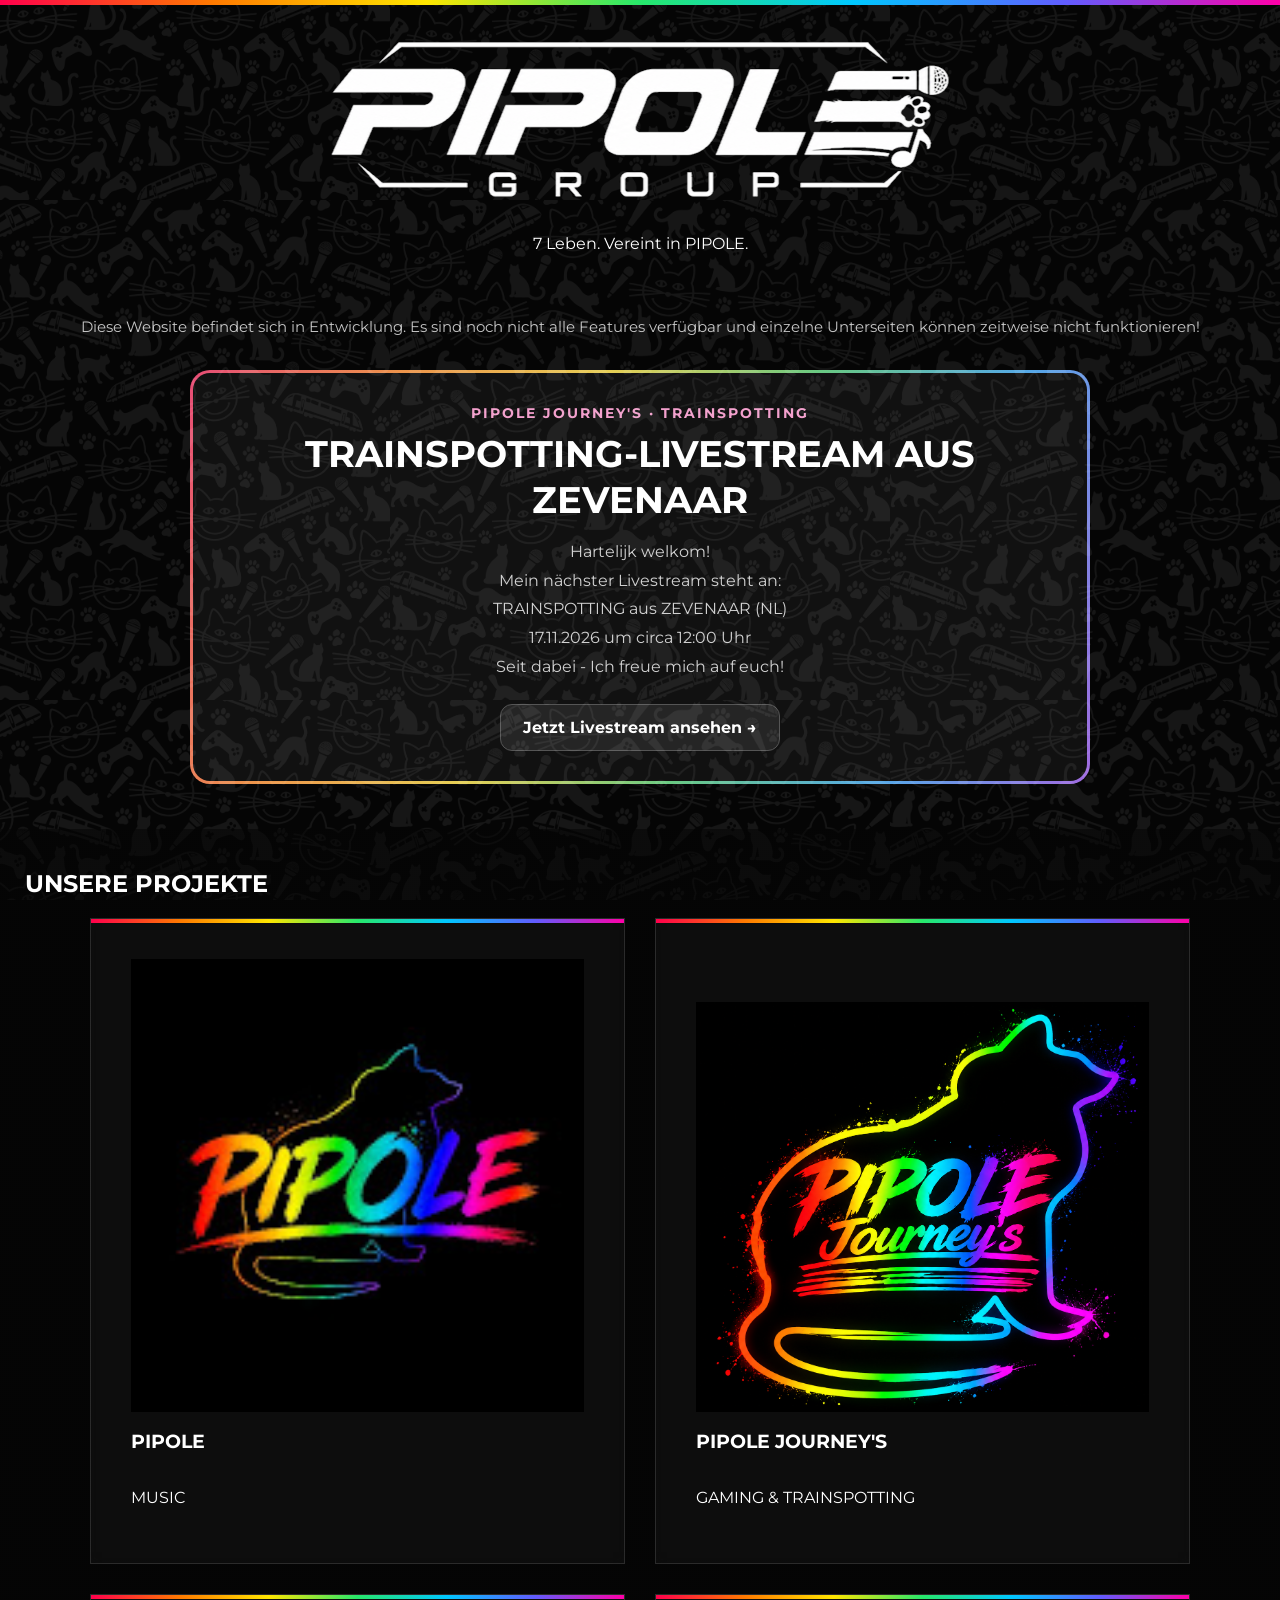
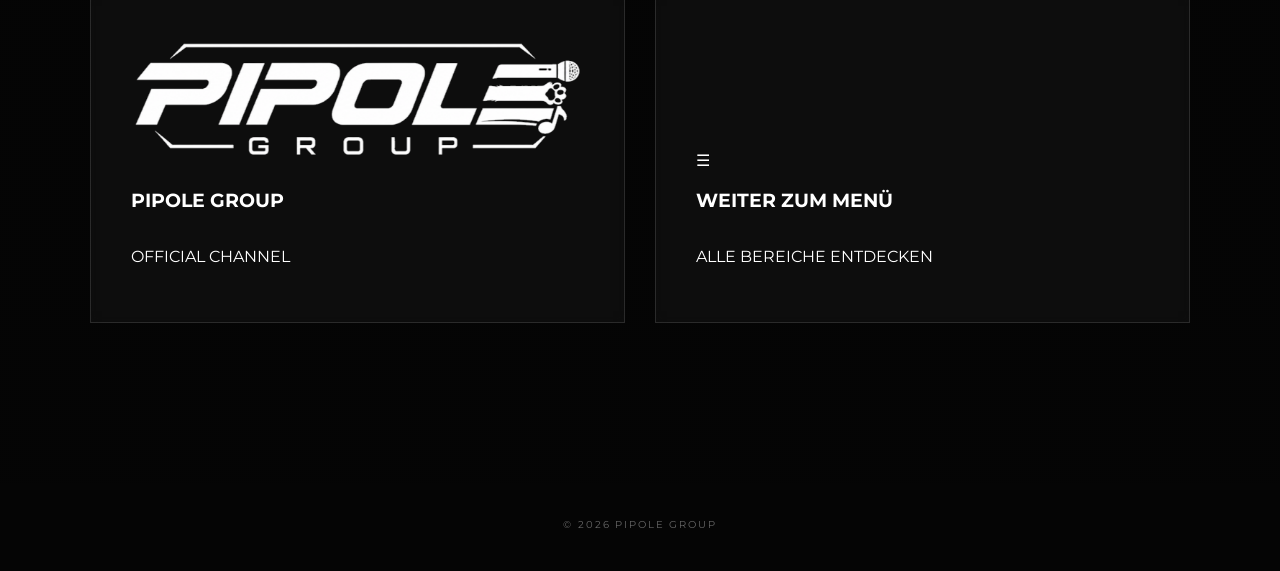
<file: index.html>
<!DOCTYPE html>
<html lang="de">
<head>
    <meta charset="UTF-8">
    <meta name="viewport" content="width=device-width, initial-scale=1.0">
    <title>PIPOLE GROUP</title>
    <link rel="stylesheet" href="style.css">

    <style>
        .modding-ad {
            display: block;
            width: min(900px, calc(100% - 32px));
            margin: 15px auto 45px;
            padding: 3px;
            border-radius: 20px;
            background: linear-gradient(
                110deg,
                #e64c76,
                #ed934b,
                #e7cf55,
                #69c982,
                #55a8e8,
                #a16ae0
            );
            box-sizing: border-box;
            color: inherit;
            text-decoration: none;
            transition: transform 0.2s ease;
        }

        .modding-ad:hover {
            transform: translateY(-3px);
        }

        .modding-ad-content {
            padding: 30px 25px;
            border-radius: 17px;
            background: #111;
            color: #fff;
            text-align: center;
        }

        .modding-ad-label {
            display: inline-block;
            margin-bottom: 10px;
            color: #f3a0cd;
            font-size: 0.85rem;
            font-weight: bold;
            letter-spacing: 2px;
        }

        .modding-ad-content h2 {
            margin: 0 0 15px;
            font-size: clamp(1.6rem, 4vw, 2.3rem);
            line-height: 1.25;
        }

        .modding-ad-content p {
            max-width: 680px;
            margin: 0 auto 22px;
            color: #d0d0d0;
            line-height: 1.8;
        }

        .modding-ad-button {
            display: inline-block;
            padding: 13px 22px;
            border: 1px solid #555;
            border-radius: 12px;
            background: #252525;
            color: #fff;
            font-weight: bold;
            text-decoration: none;
            transition: background 0.2s, border-color 0.2s;
        }

        .modding-ad:hover .modding-ad-button {
            background: #353535;
            border-color: #f3a0cd;
        }

        @media (max-width: 520px) {
            .modding-ad {
                width: calc(100% - 24px);
                margin-bottom: 35px;
            }

            .modding-ad-content {
                padding: 25px 17px;
            }

            .modding-ad-button {
                display: block;
                padding: 13px 12px;
            }
        }

        @media (prefers-reduced-motion: reduce) {
            .modding-ad,
            .modding-ad-button {
                transition: none;
            }

            .modding-ad:hover {
                transform: none;
            }
        }
    </style>
</head>
<body>

    <div class="rainbow-bar"></div>

    <!-- LOGO UND SLOGAN -->
    <header class="hero" style="min-height: auto; padding-top: 30px; padding-bottom: 20px;">
        <a href="https://www.pipole.de/" class="logo-link">
            <img
                src="assets/pipole-group-logo.png"
                alt="PIPOLE GROUP Logo"
                class="main-logo"
            >
        </a>

        <p class="hero-slogan">7 Leben. Vereint in PIPOLE.</p>
    </header>

    <div style="margin: 25px auto 30px; padding: 0 15px; color: #c5c5c5; text-align: center; font-size: 0.95rem; line-height: 1.7;">
        Diese Website befindet sich in Entwicklung.
        Es sind noch nicht alle Features verfügbar und einzelne Unterseiten können zeitweise nicht funktionieren!
    </div>

    <!-- TRAINSPOTTING-LIVESTREAM ZEVENAAR -->
    <a
        class="modding-ad"
        href="https://www.youtube.com/live/gM9-RfKEoPU?is=5uvqklFhoWi95bR8"
        target="_blank"
        rel="noopener noreferrer"
        aria-label="Zum Trainspotting-Livestream aus Zevenaar auf YouTube"
    >
        <div class="modding-ad-content">
            <span class="modding-ad-label">PIPOLE JOURNEY'S · TRAINSPOTTING</span>

            <h2>TRAINSPOTTING-LIVESTREAM AUS ZEVENAAR</h2>

            <p>
                Hartelijk welkom!<br>
                Mein nächster Livestream steht an:<br>
                TRAINSPOTTING aus ZEVENAAR (NL)<br>
                17.11.2026 um circa 12:00 Uhr<br>
                Seit dabei - Ich freue mich auf euch!
            </p>

            <span class="modding-ad-button">
                Jetzt Livestream ansehen →
            </span>
        </div>
    </a>

    <!-- PROJEKTE UND MENÜ -->
    <section class="projects" id="projects" style="padding-top: 20px;">

        <h2>UNSERE PROJEKTE</h2>

        <div class="project-grid">

            <!-- PIPOLE MUSIC -->
            <a
                href="https://www.youtube.com/@pipolemusic"
                class="project-card"
                target="_blank"
                rel="noopener noreferrer"
            >
                <img
                    src="assets/PPLMusic_Logo.jpg"
                    alt="PIPOLE Music Logo"
                >
                <h3>PIPOLE</h3>
                <p>MUSIC</p>
            </a>

            <!-- PIPOLE JOURNEY'S -->
            <a
                href="https://www.youtube.com/@pipolejourney"
                class="project-card"
                target="_blank"
                rel="noopener noreferrer"
            >
                <img
                    src="assets/PPLJrns_Logo.jpg"
                    alt="PIPOLE Journey's Logo"
                >
                <h3>PIPOLE JOURNEY'S</h3>
                <p>GAMING &amp; TRAINSPOTTING</p>
            </a>

            <!-- PIPOLE GROUP -->
            <a
                href="https://www.youtube.com/@pipolegroup"
                class="project-card"
                target="_blank"
                rel="noopener noreferrer"
            >
                <img
                    src="assets/pipole-group-logo.png"
                    alt="PIPOLE GROUP Logo"
                >
                <h3>PIPOLE GROUP</h3>
                <p>OFFICIAL CHANNEL</p>
            </a>

            <!-- MENÜ -->
            <a href="/menu" class="project-card">
                <div class="menu-icon" aria-hidden="true">☰</div>
                <h3>WEITER ZUM MENÜ</h3>
                <p>ALLE BEREICHE ENTDECKEN</p>
            </a>

        </div>
    </section>

    <!-- FOOTER -->
    <footer>
        <p>&copy; 2026 PIPOLE GROUP</p>
    </footer>

</body>
</html>
</file>
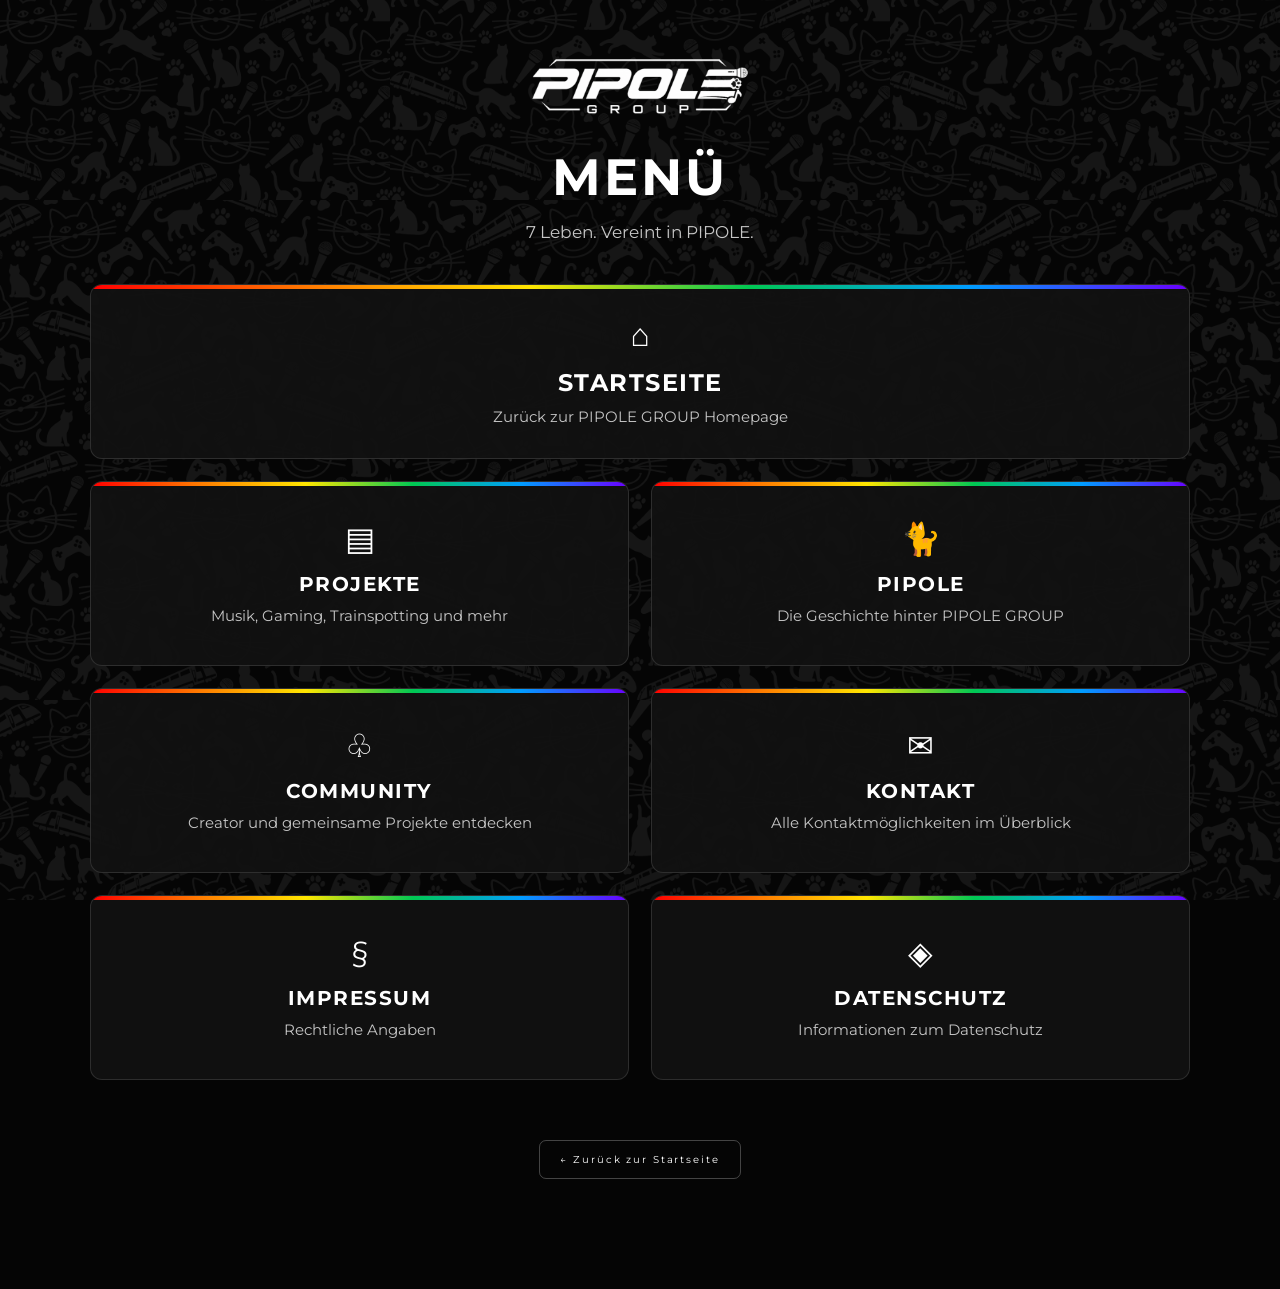
<file: menu.html>
<!DOCTYPE html>
<html lang="de">
<head>
    <meta charset="UTF-8">
    <meta name="viewport" content="width=device-width, initial-scale=1.0">
    <meta name="theme-color" content="#080808">

    <title>Menü | PIPOLE GROUP</title>
    <meta name="description"
          content="Entdecke die Projekte, Geschichte und Kontaktmöglichkeiten von PIPOLE GROUP.">

    <link rel="stylesheet" href="style.css">

    <style>
        .menu-page {
            width: min(1100px, 90%);
            margin: 0 auto;
            padding: 55px 0 80px;
        }

        /* Kopfbereich */
        .menu-header {
            text-align: center;
            margin-bottom: 38px;
        }

        .menu-logo {
            width: min(220px, 65%);
            max-height: 150px;
            object-fit: contain;
            margin-bottom: 20px;
        }

        .menu-header h1 {
            font-size: clamp(2rem, 5vw, 3.2rem);
            letter-spacing: 3px;
            margin: 0 0 10px;
        }

        .menu-header p {
            color: #c5c5c5;
            font-size: 1.05rem;
            line-height: 1.7;
            margin: 0;
        }

        /* Raster mit sieben Menükästen */
        .menu-grid {
            display: grid;
            grid-template-columns: repeat(2, minmax(0, 1fr));
            gap: 22px;
        }

        /* Einheitliche Menükästen */
        .menu-card {
            position: relative;
            display: flex;
            flex-direction: column;
            align-items: center;
            justify-content: center;
            min-height: 185px;
            padding: 28px 22px;
            overflow: hidden;

            color: #ffffff;
            text-align: center;
            text-decoration: none;

            background: rgba(18, 18, 18, 0.94);
            border: 1px solid rgba(255, 255, 255, 0.12);
            border-radius: 12px;

            transition:
                transform 0.2s ease,
                background 0.2s ease,
                border-color 0.2s ease;
        }

        /* Regenbogenlinie oben */
        .menu-card::before {
            content: "";
            position: absolute;
            top: 0;
            left: 0;
            right: 0;
            height: 4px;

            background: linear-gradient(
                90deg,
                #ff0000,
                #ff7a00,
                #ffe600,
                #00c853,
                #009dff,
                #6a00ff
            );
        }

        .menu-card:hover {
            transform: translateY(-4px);
            background: rgba(35, 35, 35, 0.97);
            border-color: rgba(255, 255, 255, 0.28);
        }

        .menu-card:focus-visible {
            outline: 2px solid #ffffff;
            outline-offset: 4px;
        }

        .menu-card h2 {
            font-size: 1.25rem;
            letter-spacing: 1.5px;
            margin: 12px 0 8px;
        }

        .menu-card p {
            color: #c5c5c5;
            font-size: 0.95rem;
            line-height: 1.6;
            margin: 0;
        }

        /* Symbol */
        .menu-icon {
            width: 43px;
            height: 43px;
            display: flex;
            align-items: center;
            justify-content: center;
            font-size: 2rem;
            line-height: 1;
        }

        /* HOME nimmt beide Spalten ein */
        .menu-card-home {
            grid-column: 1 / -1;
            min-height: 155px;
        }

        .menu-card-home h2 {
            font-size: 1.5rem;
        }

        /* Fußbereich */
        .menu-footer {
            text-align: center;
            margin-top: 35px;
        }

        .menu-footer a {
            display: inline-block;
            padding: 12px 20px;
            color: #ffffff;
            text-decoration: none;
            border: 1px solid rgba(255, 255, 255, 0.25);
            border-radius: 7px;
            transition: background 0.2s ease;
        }

        .menu-footer a:hover {
            background: rgba(255, 255, 255, 0.10);
        }

        /* Smartphone */
        @media (max-width: 650px) {
            .menu-page {
                padding-top: 35px;
            }

            .menu-grid {
                grid-template-columns: 1fr;
                gap: 16px;
            }

            .menu-card-home {
                grid-column: auto;
            }

            .menu-card {
                min-height: 150px;
                padding: 24px 18px;
            }

            .menu-header {
                margin-bottom: 28px;
            }
        }

        @media (prefers-reduced-motion: reduce) {
            .menu-card {
                transition: none;
            }

            .menu-card:hover {
                transform: none;
            }
        }
    </style>
</head>

<body>
    <main class="menu-page">

        <header class="menu-header">
            <a href="https://www.pipole.de/" aria-label="Zur Startseite">
                <img
                    class="menu-logo"
                    src="assets/pipole-group-logo.png"
                    alt="PIPOLE GROUP Logo">
            </a>

            <h1>MENÜ</h1>
            <p>7 Leben. Vereint in PIPOLE.</p>
        </header>

        <nav class="menu-grid" aria-label="Hauptmenü">

            <!-- 1. STARTSEITE: über die gesamte Breite -->
            <a class="menu-card menu-card-home" href="https://www.pipole.de/">
                <span class="menu-icon" aria-hidden="true">⌂</span>
                <h2>STARTSEITE</h2>
                <p>Zurück zur PIPOLE GROUP Homepage</p>
            </a>

            <!-- 2. PROJEKTE -->
            <a class="menu-card" href="/projekte">
                <span class="menu-icon" aria-hidden="true">▤</span>
                <h2>PROJEKTE</h2>
                <p>Musik, Gaming, Trainspotting und mehr</p>
            </a>

            <!-- 3. PIPOLE -->
            <a class="menu-card" href="/ueber">
                <span class="menu-icon" aria-hidden="true">🐈</span>
                <h2>PIPOLE</h2>
                <p>Die Geschichte hinter PIPOLE GROUP</p>
            </a>

            <!-- 4. COMMUNITY -->
            <a class="menu-card" href="/community">
                <span class="menu-icon" aria-hidden="true">♧</span>
                <h2>COMMUNITY</h2>
                <p>Creator und gemeinsame Projekte entdecken</p>
            </a>

            <!-- 5. KONTAKT -->
            <a class="menu-card" href="/kontakt">
                <span class="menu-icon" aria-hidden="true">✉</span>
                <h2>KONTAKT</h2>
                <p>Alle Kontaktmöglichkeiten im Überblick</p>
            </a>

            <!-- 6. IMPRESSUM -->
            <a class="menu-card" href="/impressum">
                <span class="menu-icon" aria-hidden="true">§</span>
                <h2>IMPRESSUM</h2>
                <p>Rechtliche Angaben</p>
            </a>

            <!-- 7. DATENSCHUTZ -->
            <a class="menu-card" href="/datenschutz">
                <span class="menu-icon" aria-hidden="true">◈</span>
                <h2>DATENSCHUTZ</h2>
                <p>Informationen zum Datenschutz</p>
            </a>

        </nav>

        <footer class="menu-footer">
            <a href="https://www.pipole.de/">← Zurück zur Startseite</a>
        </footer>

    </main>
</body>
</html>
</file>
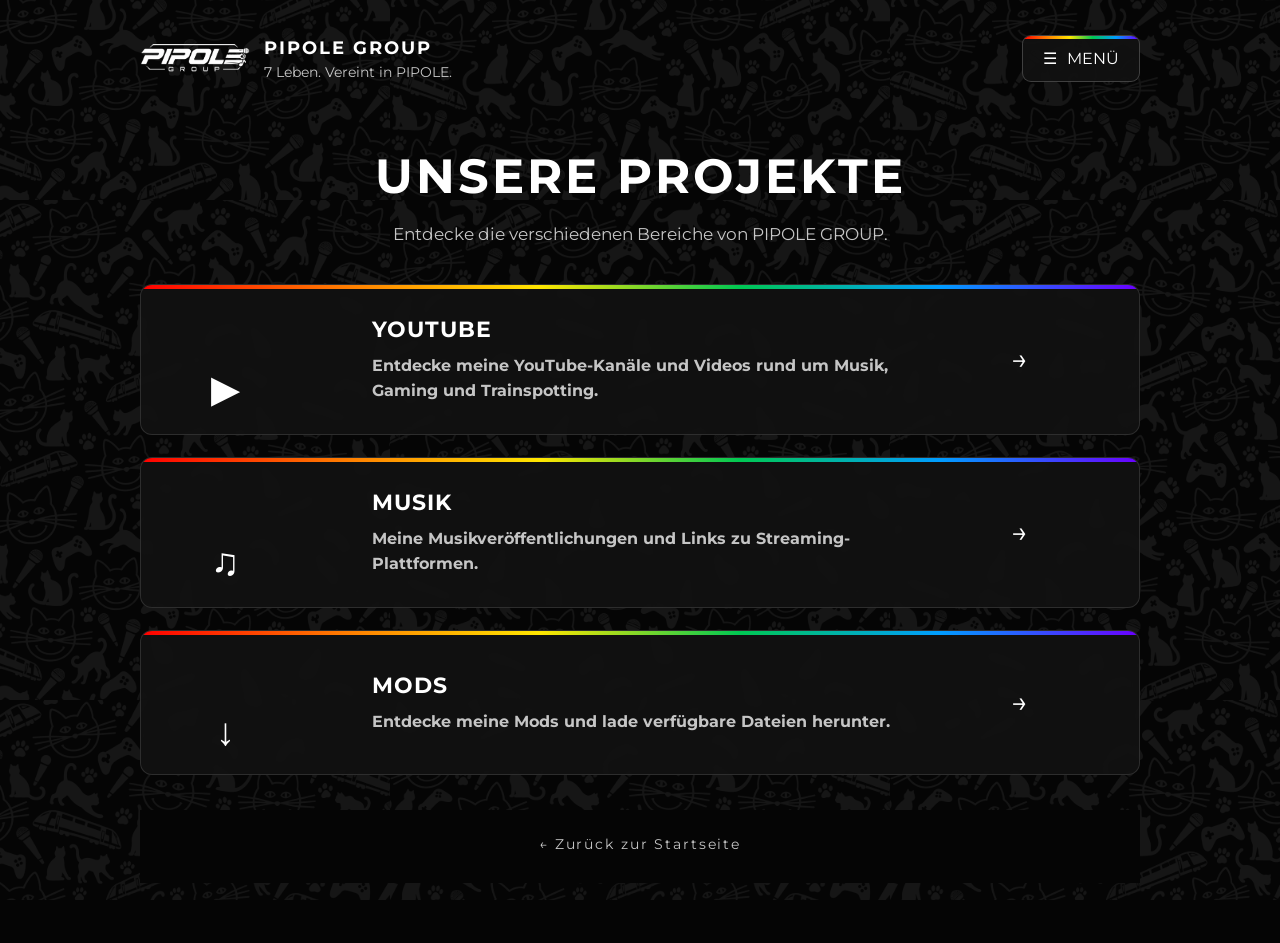
<file: projekte.html>
<!DOCTYPE html>
<html lang="de">
<head>
    <meta charset="UTF-8">
    <meta name="viewport" content="width=device-width, initial-scale=1.0">
    <meta name="theme-color" content="#080808">

    <title>Projekte | PIPOLE GROUP</title>
    <meta name="description" content="Entdecke die YouTube-Kanäle, Musik und Mods von PIPOLE GROUP.">

    <link rel="stylesheet" href="style.css">

    <style>
        .projects-page {
            width: min(1000px, 90%);
            margin: 0 auto;
            padding: 35px 0 60px;
        }

        .projects-header {
            display: flex;
            align-items: center;
            justify-content: space-between;
            gap: 20px;
            margin-bottom: 65px;
        }

        .brand-link {
            display: inline-flex;
            align-items: center;
            gap: 14px;
            color: #ffffff;
            text-decoration: none;
        }

        .brand-logo {
            width: 110px;
            max-height: 75px;
            object-fit: contain;
        }

        .brand-text {
            display: flex;
            flex-direction: column;
            gap: 5px;
        }

        .brand-text strong {
            font-size: 1.1rem;
            letter-spacing: 2px;
        }

        .brand-text span {
            color: #c5c5c5;
            font-size: 0.9rem;
        }

        .menu-button {
            display: inline-flex;
            align-items: center;
            gap: 10px;
            padding: 13px 20px;
            color: #ffffff;
            text-decoration: none;
            background: rgba(18, 18, 18, 0.94);
            border: 1px solid rgba(255, 255, 255, 0.2);
            border-radius: 9px;
            position: relative;
            overflow: hidden;
            transition: background 0.2s ease;
        }

        .menu-button::before {
            content: "";
            position: absolute;
            top: 0;
            left: 0;
            right: 0;
            height: 3px;
            background: linear-gradient(
                90deg,
                #ff0000,
                #ff7a00,
                #ffe600,
                #00c853,
                #009dff,
                #6a00ff
            );
        }

        .menu-button:hover {
            background: rgba(45, 45, 45, 0.98);
        }

        .projects-intro {
            text-align: center;
            margin-bottom: 35px;
        }

        .projects-intro h1 {
            font-size: clamp(2rem, 5vw, 3rem);
            letter-spacing: 3px;
            margin: 0 0 15px;
        }

        .projects-intro p {
            color: #c5c5c5;
            font-size: 1.05rem;
            line-height: 1.7;
            margin: 0;
        }

        .project-list {
            display: flex;
            flex-direction: column;
            gap: 22px;
        }

        .project-card {
            position: relative;
            display: grid;
            grid-template-columns: minmax(65px, 1fr) minmax(0, 3fr) minmax(30px, 1fr);
            align-items: center;
            gap: 22px;
            min-height: 145px;
            padding: 30px;
            overflow: hidden;
            color: #ffffff;
            text-decoration: none;
            text-align: left;
            background: rgba(18, 18, 18, 0.94);
            border: 1px solid rgba(255, 255, 255, 0.12);
            border-radius: 12px;
            transition:
                transform 0.2s ease,
                background 0.2s ease,
                border-color 0.2s ease;
        }

        .project-card::before {
            content: "";
            position: absolute;
            top: 0;
            left: 0;
            right: 0;
            height: 4px;
            background: linear-gradient(
                90deg,
                #ff0000,
                #ff7a00,
                #ffe600,
                #00c853,
                #009dff,
                #6a00ff
            );
        }

        .project-card:hover {
            transform: translateY(-3px);
            background: rgba(35, 35, 35, 0.97);
            border-color: rgba(255, 255, 255, 0.28);
        }

        .project-card:focus-visible,
        .menu-button:focus-visible,
        .brand-link:focus-visible,
        .back-link:focus-visible {
            outline: 2px solid #ffffff;
            outline-offset: 4px;
        }

        .project-card .project-icon {
            grid-column: 1;
            justify-self: center;
            align-self: center;
            display: flex !important;
            align-items: center;
            justify-content: center;
            width: 65px;
            min-width: 65px;
            height: 65px;
            margin: 0;
            padding: 0;
            color: #ffffff;
            font-family: Arial, sans-serif;
            font-size: 2.4rem;
            font-weight: 400;
            line-height: 1;
            text-align: center;
            opacity: 1;
            visibility: visible;
            position: relative;
            z-index: 1;
        }

        .project-card .project-content {
            grid-column: 2;
            align-self: center;
            display: block;
            min-width: 0;
            margin: 0;
            padding: 0;
            text-align: left !important;
            position: relative;
            z-index: 1;
        }

        .project-content h2 {
            font-size: 1.4rem;
            letter-spacing: 1px;
            margin: 0 0 10px;
            text-align: left;
        }

        .project-content p {
            color: #c5c5c5;
            font-size: 1rem;
            line-height: 1.6;
            letter-spacing: normal;
            margin: 0;
            overflow-wrap: anywhere;
            text-align: left;
        }

        .project-card .project-arrow {
            grid-column: 3;
            justify-self: center;
            align-self: center;
            display: block;
            margin: 0;
            padding: 0;
            font-size: 1.8rem;
            line-height: 1;
            color: #ffffff;
            position: relative;
            z-index: 1;
        }

        .projects-footer {
            text-align: center;
            margin-top: 35px;
        }

        .back-link {
            color: #c5c5c5;
            font-size: 0.9rem;
            text-decoration: none;
            transition: color 0.2s ease;
        }

        .back-link:hover {
            color: #ffffff;
            text-decoration: underline;
        }

        @media (max-width: 600px) {
            .projects-page {
                padding-top: 25px;
            }

            .projects-header {
                align-items: flex-start;
                margin-bottom: 45px;
                gap: 12px;
            }

            .brand-link {
                gap: 8px;
            }

            .brand-logo {
                width: 75px;
                max-height: 60px;
            }

            .brand-text strong {
                font-size: 0.9rem;
                letter-spacing: 1px;
            }

            .brand-text span {
                font-size: 0.75rem;
            }

            .menu-button {
                padding: 12px;
                font-size: 0.85rem;
            }

            .project-card {
                grid-template-columns: minmax(45px, 0.8fr) minmax(0, 3fr) minmax(20px, 0.8fr);
                gap: 14px;
                min-height: 125px;
                padding: 24px 18px;
            }

            .project-card .project-icon {
                width: 45px;
                min-width: 45px;
                height: 45px;
                font-size: 2rem;
            }

            .project-content h2 {
                font-size: 1.1rem;
                letter-spacing: 1px;
            }

            .project-content p {
                font-size: 0.9rem;
            }

            .project-card .project-arrow {
                font-size: 1.3rem;
            }
        }

        @media (prefers-reduced-motion: reduce) {
            .project-card,
            .menu-button,
            .back-link {
                transition: none;
            }

            .project-card:hover {
                transform: none;
            }
        }
    </style>
</head>

<body>
    <main class="projects-page">

        <header class="projects-header">
            <a
                href="https://www.pipole.de/"
                class="brand-link"
                aria-label="PIPOLE GROUP – zur Startseite"
            >
                <img
                    class="brand-logo"
                    src="assets/pipole-group-logo.png"
                    alt="PIPOLE GROUP Logo"
                >

                <span class="brand-text">
                    <strong>PIPOLE GROUP</strong>
                    <span>7 Leben. Vereint in PIPOLE.</span>
                </span>
            </a>

            <a href="/menu" class="menu-button">
                <span aria-hidden="true">☰</span>
                <span>MENÜ</span>
            </a>
        </header>

        <section class="projects-intro">
            <h1>UNSERE PROJEKTE</h1>
            <p>
                Entdecke die verschiedenen Bereiche von PIPOLE GROUP.
            </p>
        </section>

        <nav class="project-list" aria-label="Projektbereiche">

            <a href="/youtube" class="project-card">
                <span class="project-icon" aria-hidden="true">▶</span>

                <span class="project-content">
                    <h2>YOUTUBE</h2>
                    <p>
                        Entdecke meine YouTube-Kanäle und Videos rund um
                        Musik, Gaming und Trainspotting.
                    </p>
                </span>

                <span class="project-arrow" aria-hidden="true">→</span>
            </a>

            <a href="/musik" class="project-card">
                <span class="project-icon" aria-hidden="true">♫</span>

                <span class="project-content">
                    <h2>MUSIK</h2>
                    <p>
                        Meine Musikveröffentlichungen und Links zu
                        Streaming-Plattformen.
                    </p>
                </span>

                <span class="project-arrow" aria-hidden="true">→</span>
            </a>

            <a href="/mods" class="project-card">
                <span class="project-icon" aria-hidden="true">↓</span>

                <span class="project-content">
                    <h2>MODS</h2>
                    <p>
                        Entdecke meine Mods und lade verfügbare Dateien
                        herunter.
                    </p>
                </span>

                <span class="project-arrow" aria-hidden="true">→</span>
            </a>

        </nav>

        <footer class="projects-footer">
            <a href="https://www.pipole.de/" class="back-link">
                ← Zurück zur Startseite
            </a>
        </footer>

    </main>
</body>
</html>
</file>
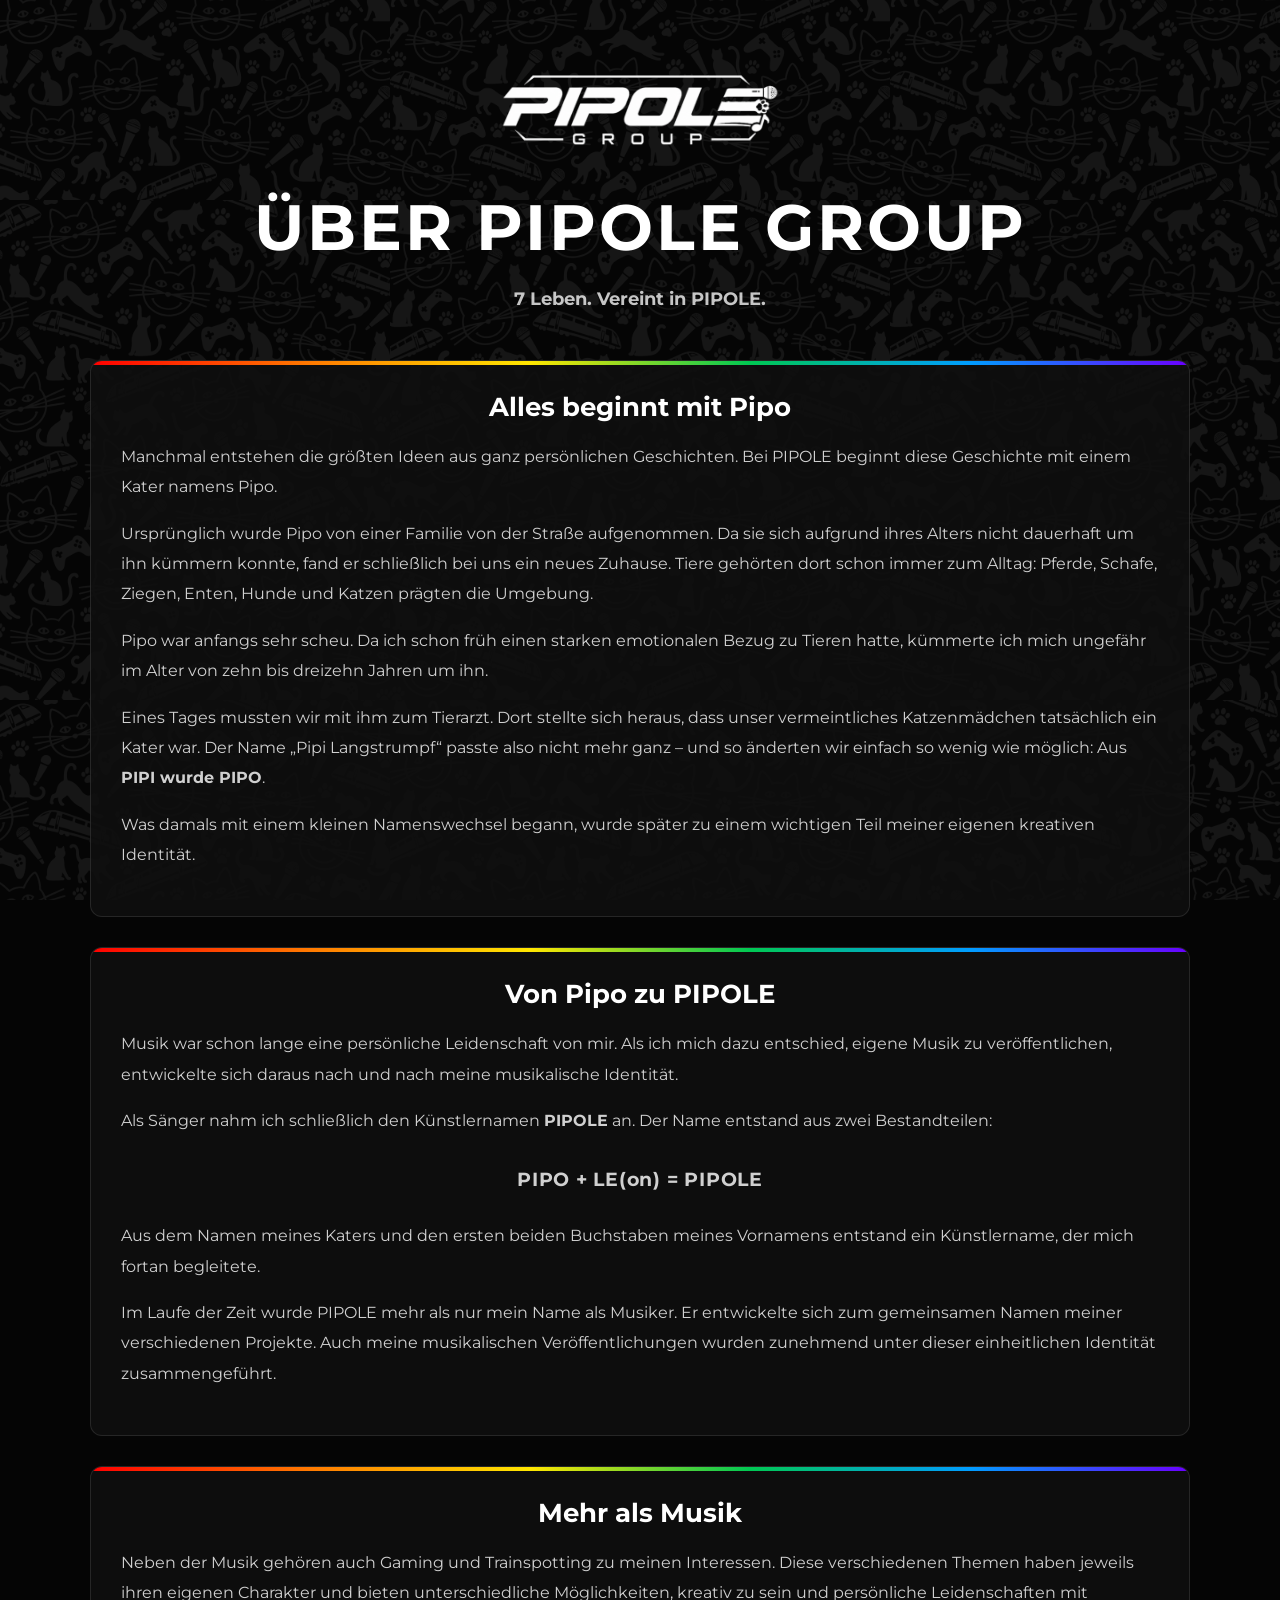
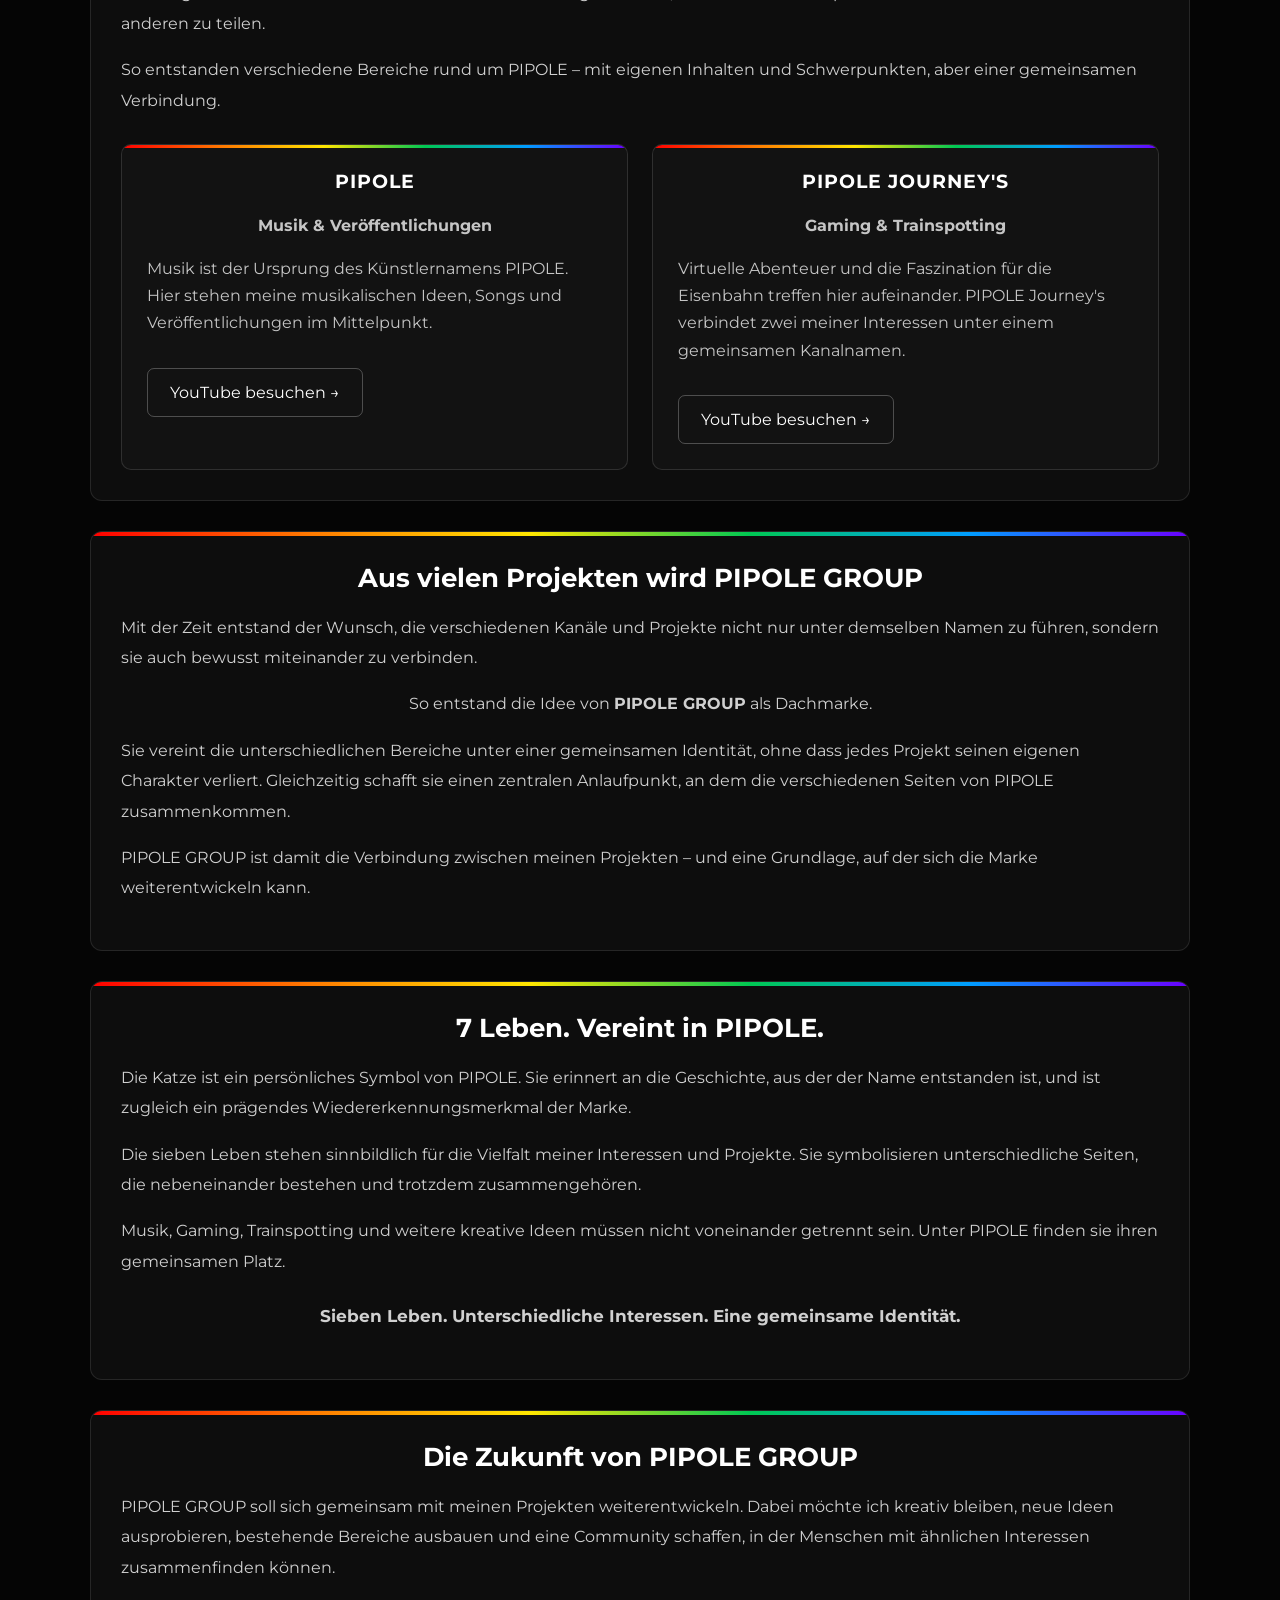
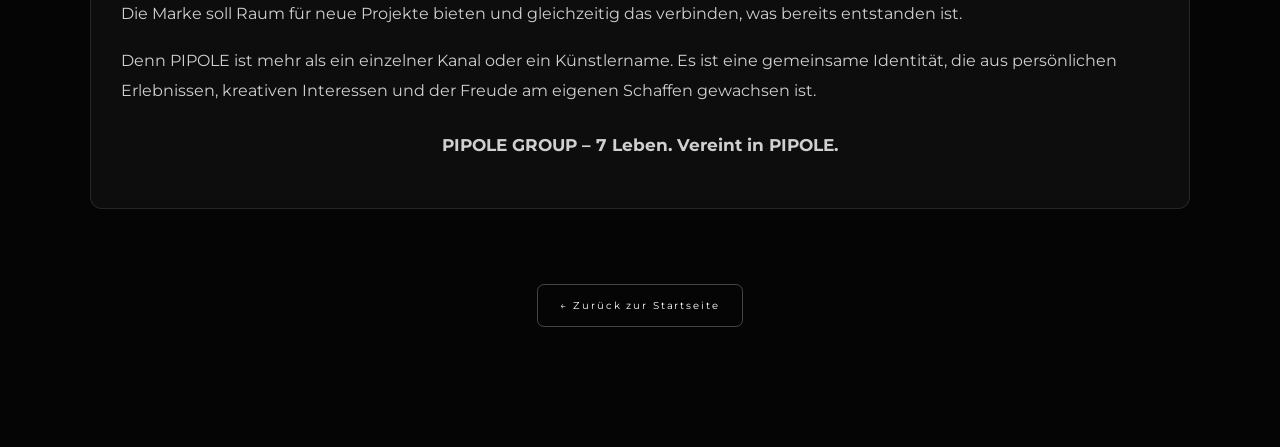
<file: ueber.html>
<!DOCTYPE html>
<html lang="de">
<head>
    <meta charset="UTF-8">
    <meta name="viewport" content="width=device-width, initial-scale=1.0">
    <meta name="theme-color" content="#080808">

    <title>Über PIPOLE GROUP</title>

    <meta name="description"
          content="Lerne die Geschichte von PIPOLE GROUP kennen – von Pipo über den Künstlernamen PIPOLE bis zur kreativen Dachmarke.">

    <link rel="stylesheet" href="style.css">

    <style>
        .about-page {
            width: min(1100px, 90%);
            margin: 0 auto;
            padding: 70px 0 90px;
        }

        .about-header {
            text-align: center;
            margin-bottom: 45px;
        }

        .about-logo {
            width: min(280px, 75%);
            max-height: 180px;
            object-fit: contain;
            margin-bottom: 30px;
        }

        .about-header h1 {
            font-size: clamp(2.2rem, 6vw, 4rem);
            margin: 0 0 15px;
            letter-spacing: 3px;
        }

        .about-header p {
            color: #c5c5c5;
            font-size: 1.1rem;
            line-height: 1.8;
        }

        .about-slogan {
            font-weight: bold;
            text-align: center;
        }

        .about-section {
            position: relative;
            margin-bottom: 30px;
            padding: 30px;
            background: rgba(15, 15, 15, 0.88);
            border: 1px solid rgba(255, 255, 255, 0.10);
            border-radius: 12px;
            overflow: hidden;
        }

        .about-section::before {
            content: "";
            position: absolute;
            top: 0;
            left: 0;
            right: 0;
            height: 4px;
            background: linear-gradient(
                90deg,
                #ff0000,
                #ff7a00,
                #ffe600,
                #00c853,
                #009dff,
                #6a00ff
            );
        }

        .about-section h2 {
            margin-top: 0;
            margin-bottom: 20px;
            font-size: 1.6rem;
            text-align: center;
        }

        .about-section p {
            color: #d0d0d0;
            line-height: 1.9;
            margin-bottom: 16px;
        }

        .text-left {
            text-align: left;
        }

        .text-center {
            text-align: center;
        }

        .name-formula {
            font-size: 1.2rem;
            letter-spacing: 0.04em;
            margin: 24px 0 !important;
        }

        .about-highlight {
            margin-top: 24px;
            font-size: 1.05rem;
        }

        .about-projects {
            display: grid;
            grid-template-columns: repeat(2, minmax(0, 1fr));
            gap: 24px;
            margin-top: 28px;
        }

        .about-project {
            position: relative;
            padding: 25px;
            background: rgba(20, 20, 20, 0.94);
            border: 1px solid rgba(255, 255, 255, 0.12);
            border-radius: 10px;
            overflow: hidden;
        }

        .about-project::before {
            content: "";
            position: absolute;
            top: 0;
            left: 0;
            right: 0;
            height: 3px;
            background: linear-gradient(
                90deg,
                #ff0000,
                #ff7a00,
                #ffe600,
                #00c853,
                #009dff,
                #6a00ff
            );
        }

        .about-project h3 {
            margin-top: 0;
            letter-spacing: 1px;
            text-align: center;
        }

        .about-project p {
            color: #c5c5c5;
            line-height: 1.7;
        }

        .about-back {
            display: inline-block;
            margin-top: 15px;
            padding: 14px 22px;
            border: 1px solid rgba(255, 255, 255, 0.25);
            border-radius: 7px;
            color: #fff;
            text-decoration: none;
            transition: background 0.2s ease;
        }

        .about-back:hover {
            background: rgba(255, 255, 255, 0.10);
        }

        .about-footer {
            text-align: center;
            margin-top: 35px;
        }

        .about-loading,
        .about-error {
            text-align: center;
            color: #c5c5c5;
            padding: 30px;
        }

        @media (max-width: 700px) {
            .about-page {
                padding-top: 45px;
            }

            .about-section {
                padding: 22px;
            }

            .about-projects {
                grid-template-columns: 1fr;
            }

            .about-project {
                padding: 22px;
            }
        }
    </style>
</head>

<body>
    <main class="about-page">

        <header class="about-header">
            <a href="https://www.pipole.de/" aria-label="Zur Startseite">
                <img
                    class="about-logo"
                    src="assets/pipole-group-logo.png"
                    alt="PIPOLE GROUP Logo">
            </a>

            <h1>ÜBER PIPOLE GROUP</h1>
            <p class="about-slogan">7 Leben. Vereint in PIPOLE.</p>
        </header>

        <div id="about-content">
            <p class="about-loading">Die Geschichte von PIPOLE wird geladen …</p>
        </div>

        <footer class="about-footer">
            <a href="https://www.pipole.de/" class="about-back">
                ← Zurück zur Startseite
            </a>
        </footer>

    </main>

    <script>
        fetch("ueber-inhalt.html")
            .then(response => {
                if (!response.ok) {
                    throw new Error("Der Inhalt konnte nicht geladen werden.");
                }

                return response.text();
            })
            .then(html => {
                document.getElementById("about-content").innerHTML = html;
            })
            .catch(() => {
                document.getElementById("about-content").innerHTML =
                    '<p class="about-error">Die Geschichte konnte leider nicht geladen werden. Bitte versuche es später erneut.</p>';
            });
    </script>
</body>
</html>
</file>
<file: style.css>
@import url('https://fonts.googleapis.com/css2?family=Montserrat:wght@400;500;600;700;800;900&display=swap');

:root {
    --black: #050505;
    --white: #ffffff;
    --grey: #9a9a9a;

    --rainbow: linear-gradient(
        90deg,
        #ff004c,
        #ff7a00,
        #ffe600,
        #27e86b,
        #00c8ff,
        #625cff,
        #ff00a8
    );
}


/* =========================
   GRUNDLAYOUT
========================= */

* {
    box-sizing: border-box;
}

html {
    scroll-behavior: smooth;
}

body {
    margin: 0;
    min-height: 100vh;

    background: #050505;
    color: var(--white);

    font-family: 'Montserrat', Arial, sans-serif;

    overflow-x: hidden;

    position: relative;
}


/* =========================
   HINTERGRUND-MUSTER
========================= */

body::before {

    content: "";

    position: fixed;

    inset: 0;

    background-image:
        url("assets/Muster_Silhouetten.png");

    background-size: 500px auto;

    background-repeat: repeat;

    background-position: center;

    opacity: 0.07;

    z-index: 0;

    pointer-events: none;
}


/* =========================
   RAINBOW BAR
========================= */

.rainbow-bar {

    position: fixed;

    top: 0;
    left: 0;

    width: 100%;
    height: 5px;

    background: var(--rainbow);

    z-index: 100;
}


/* =========================
   HERO
========================= */

.hero {

    min-height: 100vh;

    display: flex;

    flex-direction: column;

    align-items: center;

    justify-content: center;

    text-align: center;

    padding: 40px 25px 100px;

    position: relative;

    z-index: 1;
}


/* =========================
   LOGO
========================= */

.logo-link {

    display: flex;

    align-items: center;

    justify-content: center;

    text-decoration: none;

    cursor: pointer;
}

.logo-container {

    width: min(750px, 90vw);

    display: flex;

    justify-content: center;

    align-items: center;
}

.logo {

    width: 100%;

    max-height: 300px;

    object-fit: contain;

    filter:
        drop-shadow(
            0 0 25px rgba(255,255,255,0.08)
        );

    transition:
        transform 0.3s ease,
        filter 0.3s ease;
}


/* Logo-Hover */

.logo-link:hover .logo {

    transform: scale(1.03);

    filter:
        drop-shadow(
            0 0 35px rgba(255,255,255,0.18)
        );
}


/* =========================
   ENTDECKEN
========================= */

.scroll-hint {

    margin-top: 45px;

    color: #888;

    font-size: 0.7rem;

    font-weight: 700;

    letter-spacing: 0.35em;

    padding-left: 0.35em;

    animation:
        hintPulse 2s ease-in-out infinite;
}


@keyframes hintPulse {

    0%,
    100% {
        opacity: 0.45;
    }

    50% {
        opacity: 1;
    }
}


/* =========================
   PROJEKTE
========================= */

.projects {

    min-height: 100vh;

    padding: 120px 25px 160px;

    position: relative;

    z-index: 1;

    background:
        linear-gradient(
            rgba(5,5,5,0.55),
            rgba(5,5,5,0.55)
        );
}


/* =========================
   SECTION TITEL
========================= */

.section-title {

    text-align: center;

    margin-bottom: 70px;
}

.section-title span {

    display: block;

    color: #777;

    font-size: 0.7rem;

    font-weight: 700;

    letter-spacing: 0.4em;

    margin-bottom: 15px;
}

.section-title h2 {

    margin: 0;

    font-size: clamp(
        2rem,
        5vw,
        3.5rem
    );

    font-weight: 900;

    letter-spacing: 0.08em;
}


/* =========================
   PROJEKT-KARTEN
========================= */

.project-grid {

    width: min(1100px, 100%);

    margin: 0 auto;

    display: grid;

    grid-template-columns:
        repeat(2, 1fr);

    gap: 30px;
}


.project-card {

    min-height: 260px;

    padding: 40px;

    display: flex;

    flex-direction: column;

    justify-content: flex-end;

    position: relative;

    overflow: hidden;

    text-decoration: none;

    color: white;

    border:
        1px solid
        rgba(255,255,255,0.12);

    background:
        rgba(255,255,255,0.035);

    backdrop-filter: blur(5px);

    transition:
        transform 0.3s ease,
        border-color 0.3s ease,
        background 0.3s ease;
}

/* =========================
   PROJEKT-LOGOS
========================= */

.project-logo {

    position: absolute;

    top: 25px;
    right: 30px;

    width: 180px;
    height: 115px;

    object-fit: contain;

    opacity: 0.9;

    filter:
        drop-shadow(
            0 0 12px rgba(255,255,255,0.08)
        );

    transition:
        transform 0.3s ease,
        opacity 0.3s ease;
}


/* Logo-Hover */

.project-card:hover .project-logo {

    transform: scale(1.05);

    opacity: 1;
}

/* Rainbow-Linie */

.project-card::before {

    content: "";

    position: absolute;

    top: 0;
    left: 0;

    width: 100%;
    height: 4px;

    background: var(--rainbow);
}


/* Hover */

.project-card:hover {

    transform:
        translateY(-8px);

    border-color:
        rgba(255,255,255,0.35);

    background:
        rgba(255,255,255,0.07);
}


/* =========================
   PROJEKT ICON
========================= */

.project-icon {

    position: absolute;

    top: 30px;
    right: 35px;

    font-size: 3rem;

    opacity: 0.35;
}


/* =========================
   PROJEKT TEXT
========================= */

.project-content h3 {

    margin: 0;

    font-size:
        clamp(
            1.5rem,
            3vw,
            2.2rem
        );

    font-weight: 900;

    letter-spacing: 0.04em;
}

.project-content p {

    margin:
        8px 0 0;

    color: #999;

    font-size: 0.75rem;

    font-weight: 700;

    letter-spacing: 0.25em;
}

/* =========================
   MENÜ
========================= */

.menu {

    min-height: 70vh;

    padding: 120px 25px 140px;

    position: relative;

    z-index: 1;

    background:
        linear-gradient(
            rgba(5,5,5,0.55),
            rgba(5,5,5,0.55)
        );
}


/* =========================
   MENÜ-EINTRÄGE
========================= */

.menu-grid {

    width: min(1100px, 100%);

    margin: 0 auto;

    display: grid;

    grid-template-columns:
        repeat(2, 1fr);

    gap: 30px;
}


.menu-item {

    min-height: 140px;

    padding: 35px;

    display: flex;

    align-items: center;

    justify-content: center;

    position: relative;

    overflow: hidden;

    text-decoration: none;

    color: white;

    font-size: 1.1rem;

    font-weight: 900;

    letter-spacing: 0.12em;

    text-align: center;

    border:
        1px solid
        rgba(255,255,255,0.12);

    background:
        rgba(255,255,255,0.035);

    backdrop-filter: blur(5px);

    transition:
        transform 0.3s ease,
        border-color 0.3s ease,
        background 0.3s ease;
}


/* Rainbow-Linie */

.menu-item::before {

    content: "";

    position: absolute;

    top: 0;
    left: 0;

    width: 100%;
    height: 4px;

    background: var(--rainbow);
}


/* Hover */

.menu-item:hover {

    transform:
        translateY(-6px);

    border-color:
        rgba(255,255,255,0.35);

    background:
        rgba(255,255,255,0.07);
}


/* =========================
   MENÜ MOBILE
========================= */

@media (max-width: 700px) {

    .menu-grid {

        grid-template-columns:
            1fr;
    }

    .menu-item {

        min-height: 110px;

        padding: 30px;

        font-size: 0.95rem;
    }
}
/* =========================
   KONTAKT
========================= */

.contact {

    min-height: 70vh;

    padding: 120px 25px 140px;

    position: relative;

    z-index: 1;

    background:
        linear-gradient(
            rgba(5,5,5,0.55),
            rgba(5,5,5,0.55)
        );
}


/* =========================
   KONTAKT-EINTRÄGE
========================= */

.contact-grid {

    width: min(1100px, 100%);

    margin: 0 auto;

    display: grid;

    grid-template-columns:
        repeat(2, 1fr);

    gap: 30px;
}

.contact-item:first-child {

    grid-column:
        1 / -1;
}

.contact-item {

    min-height: 180px;

    padding: 35px;

    display: flex;

    flex-direction: column;

    align-items: center;

    justify-content: center;

    position: relative;

    overflow: hidden;

    text-decoration: none;

    color: white;

    text-align: center;

    border:
        1px solid
        rgba(255,255,255,0.12);

    background:
        rgba(255,255,255,0.035);

    backdrop-filter: blur(5px);

    transition:
        transform 0.3s ease,
        border-color 0.3s ease,
        background 0.3s ease;
}


/* Rainbow-Linie */

.contact-item::before {

    content: "";

    position: absolute;

    top: 0;
    left: 0;

    width: 100%;
    height: 4px;

    background: var(--rainbow);
}


/* Titel */

.contact-title {

    font-size: 1rem;

    font-weight: 900;

    letter-spacing: 0.12em;
}


/* E-Mail */

.contact-email {

    margin-top: 12px;

    color: #ffffff;

    font-size: 1rem;

    font-weight: 600;

    letter-spacing: 0.04em;
}


/* Beschreibung */

.contact-description {

    margin-top: 8px;

    color: #999;

    font-size: 0.7rem;

    font-weight: 600;

    letter-spacing: 0.08em;
}


/* Hover */

.contact-item:hover {

    transform:
        translateY(-6px);

    border-color:
        rgba(255,255,255,0.35);

    background:
        rgba(255,255,255,0.07);
}


/* =========================
   KONTAKT MOBILE
========================= */

@media (max-width: 700px) {

    .contact-grid {

        grid-template-columns:
            1fr;
    }

    .contact-item {

        min-height: 150px;

        padding: 30px;
    }

    .contact-email {

        font-size: 0.9rem;
    }
}

/* =========================
   FOOTER
========================= */

footer {

    position: relative;

    z-index: 2;

    padding:
        25px 20px 30px;

    text-align: center;

    color: #666;

    font-size: 0.65rem;

    letter-spacing: 0.18em;

    background: #050505;
}


/* =========================
   MOBILE
========================= */

@media (max-width: 700px) {

    .project-grid {

        grid-template-columns:
            1fr;
    }

    .project-card {

        min-height: 220px;

        padding: 30px;
    }

    .section-title {

        margin-bottom: 45px;
    }

    .scroll-hint {

        margin-top: 30px;
    }
}
</file>
